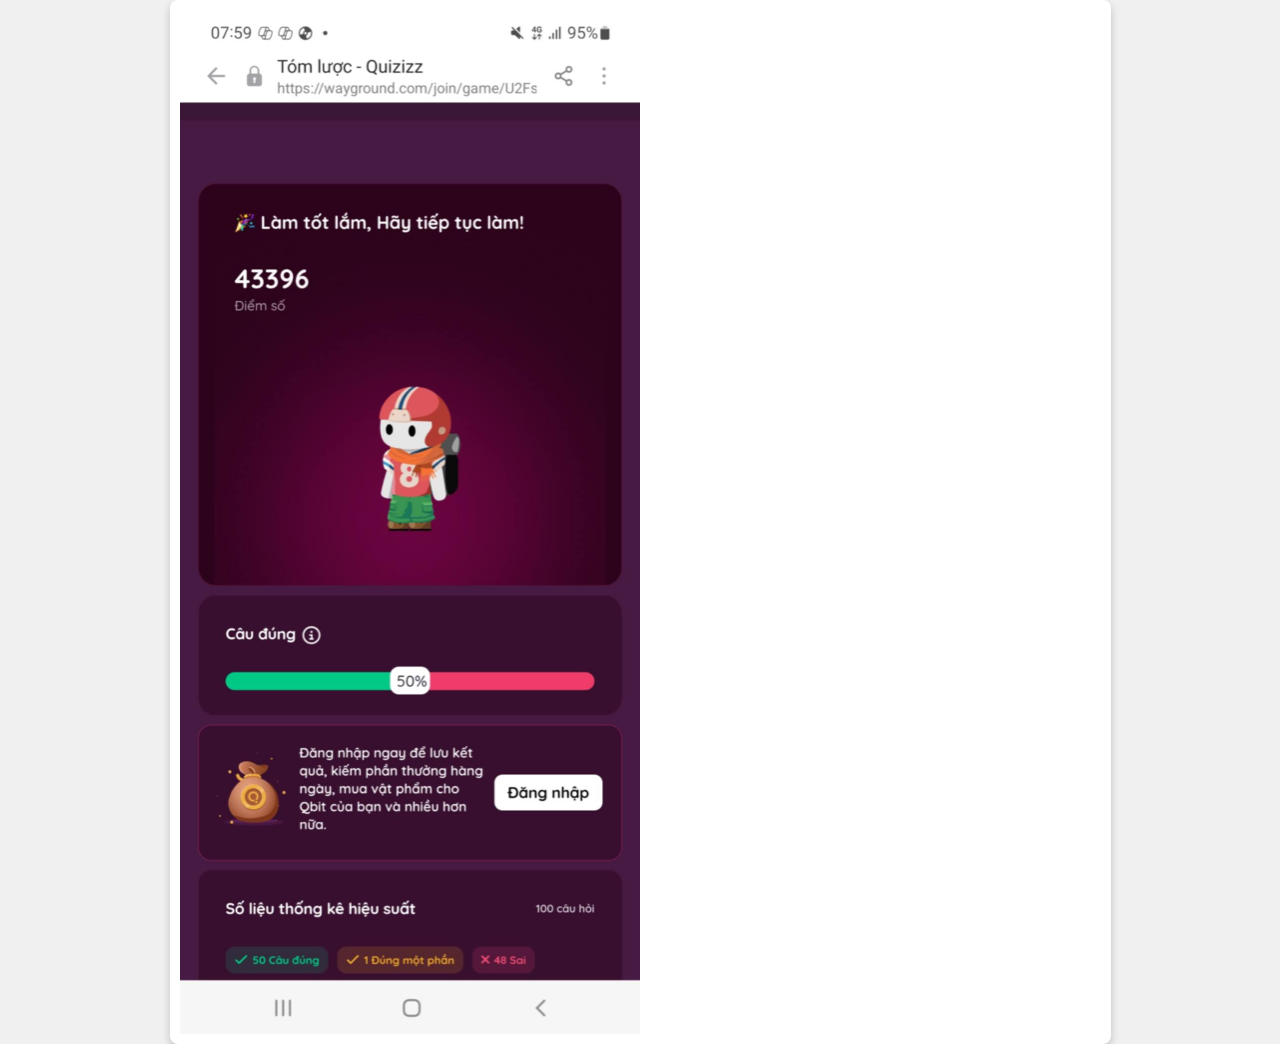
<file: bai18.html>
<!DOCTYPE html>
<html lang="vi">
<head>
    <meta charset="UTF-8">
    <meta name="viewport" content="width=device-width, initial-scale=1.0">
    <title>Bài tập 18</title>
    <style>
        body {
            display: flex;
            justify-content: center;
            align-items: center;
            min-height: 50vh;
            margin: 0;
            background-color: #f0f0f0;
        }
        .image-container {
            box-shadow: 0 4px 8px rgba(0,0,0,0.2);
            padding: 10px;
            background: white;
            border-radius: 8px;
        }
        img {
            max-width: 50%;
            height: auto;
            display: block;
        }
    </style>
</head>
<body>

    <div class="image-container">
        <img src="bai18.jpg" alt="Kết quả Bài tập 18">
    </div>

</body>
</html>
</file>
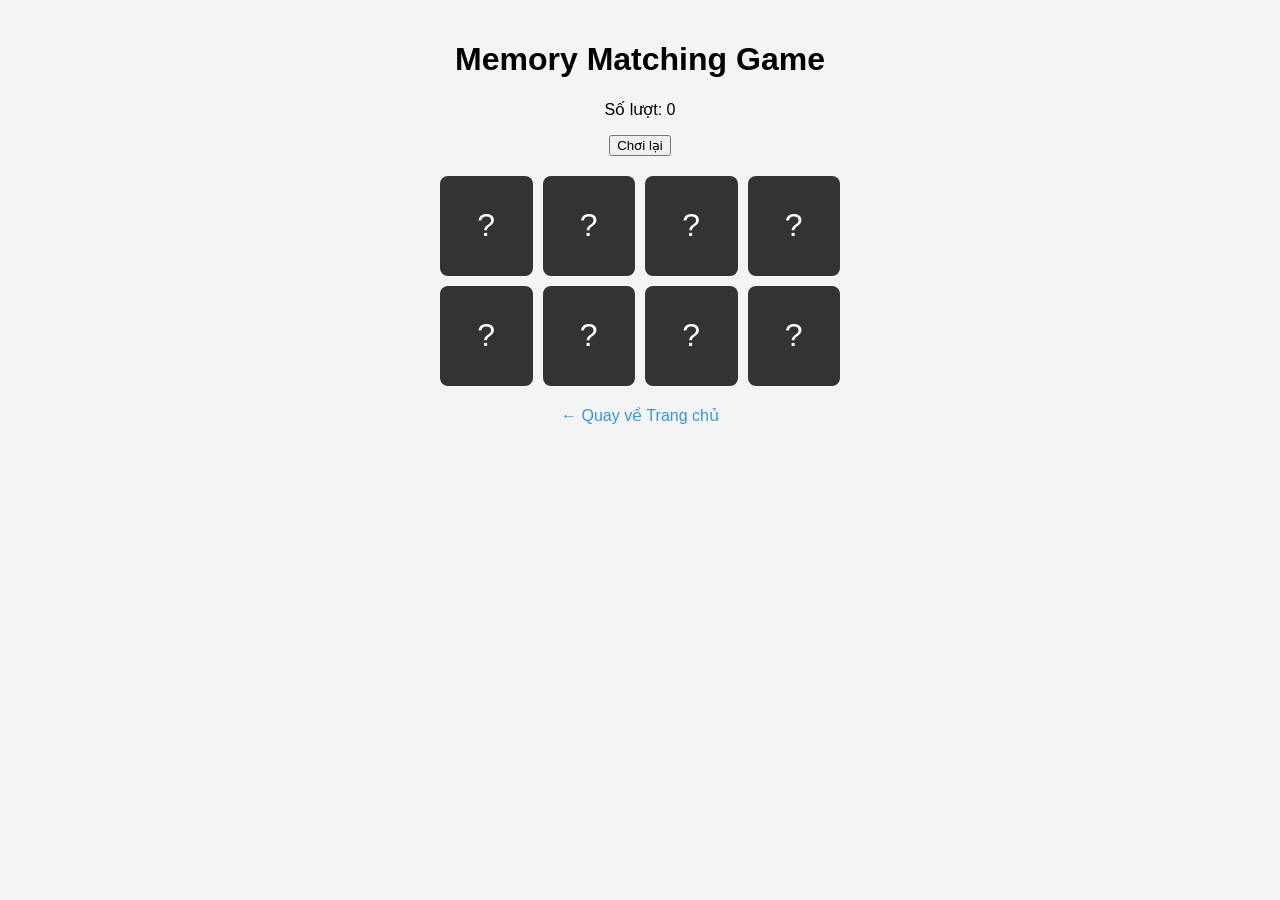
<file: bai19.html>
<!DOCTYPE html>
<html lang="vi">
<head>
  <meta charset="UTF-8">
  <meta name="viewport" content="width=device-width, initial-scale=1.0">
  <title>Bài tập 19 - Memory Game</title>
  <style>
    /* CSS từ file style.css của bạn */
    * { box-sizing: border-box; }
    body { font-family: Arial, sans-serif; text-align: center; margin: 0; background: #f4f4f4; padding: 20px; }
    .game-board { 
        display: grid; grid-template-columns: repeat(4, 1fr); 
        gap: 10px; max-width: 400px; margin: 20px auto; 
    }
    @media (max-width: 600px) { .game-board { grid-template-columns: repeat(2, 1fr); } }
    .card { width: 100%; height: 100px; perspective: 1000px; cursor: pointer; }
    .card-inner { 
        width: 100%; height: 100%; position: relative; 
        transform-style: preserve-3d; transition: transform 0.5s; 
    }
    .card.flip .card-inner { transform: rotateY(180deg); }
    .card-front, .card-back { 
        position: absolute; width: 100%; height: 100%; 
        border-radius: 8px; display: flex; justify-content: center; 
        align-items: center; backface-visibility: hidden; font-size: 2rem; 
    }
    .card-front { background: #333; color: white; }
    .card-back { background: #4CAF50; transform: rotateY(180deg); }
    .card:hover { transform: scale(1.05); }
    .back-nav { display: block; margin-top: 20px; text-decoration: none; color: #3498db; }
  </style>
</head>
<body>
  <header>
    <h1>Memory Matching Game</h1>
    <p>Số lượt: <span id="moves">0</span></p>
    <button id="reset">Chơi lại</button>
  </header>

  <main>
    <section class="game-board" id="gameBoard"></section>
  </main>

  <a href="index.html" class="back-nav">← Quay về Trang chủ</a>

  <script>
    /* JS từ file script.js của bạn */
    const symbols = ["🍎", "🍌", "🍇", "🍒"];
    let cards = [...symbols, ...symbols];
    const board = document.getElementById("gameBoard");
    const movesDisplay = document.getElementById("moves");
    const resetBtn = document.getElementById("reset");

    let firstCard = null, secondCard = null, lockBoard = false, moves = 0;

    function shuffle(array) { return array.sort(() => 0.5 - Math.random()); }

    function createBoard() {
      board.innerHTML = "";
      cards = shuffle(cards);
      cards.forEach(symbol => {
        const card = document.createElement("div");
        card.classList.add("card");
        card.innerHTML = `<div class="card-inner"><div class="card-front">?</div><div class="card-back">${symbol}</div></div>`;
        card.addEventListener("click", () => flipCard(card, symbol));
        board.appendChild(card);
      });
    }

    function flipCard(card, symbol) {
      if (lockBoard || card.classList.contains("flip")) return;
      card.classList.add("flip");
      if (!firstCard) { firstCard = { card, symbol }; return; }
      secondCard = { card, symbol };
      moves++;
      movesDisplay.textContent = moves;
      checkMatch();
    }

    function checkMatch() {
      if (firstCard.symbol === secondCard.symbol) { resetTurn(); checkWin(); } 
      else {
        lockBoard = true;
        setTimeout(() => {
          firstCard.card.classList.remove("flip");
          secondCard.card.classList.remove("flip");
          resetTurn();
        }, 800);
      }
    }

    function resetTurn() { [firstCard, secondCard] = [null, null]; lockBoard = false; }

    function checkWin() {
      const flipped = document.querySelectorAll(".card.flip");
      if (flipped.length === cards.length) {
        setTimeout(() => { alert(`🎉 Bạn thắng với ${moves} lượt!`); }, 300);
      }
    }

    resetBtn.addEventListener("click", () => {
      moves = 0; movesDisplay.textContent = 0;
      firstCard = null; secondCard = null;
      createBoard();
    });

    createBoard();
  </script>
</body>
</html>
</file>
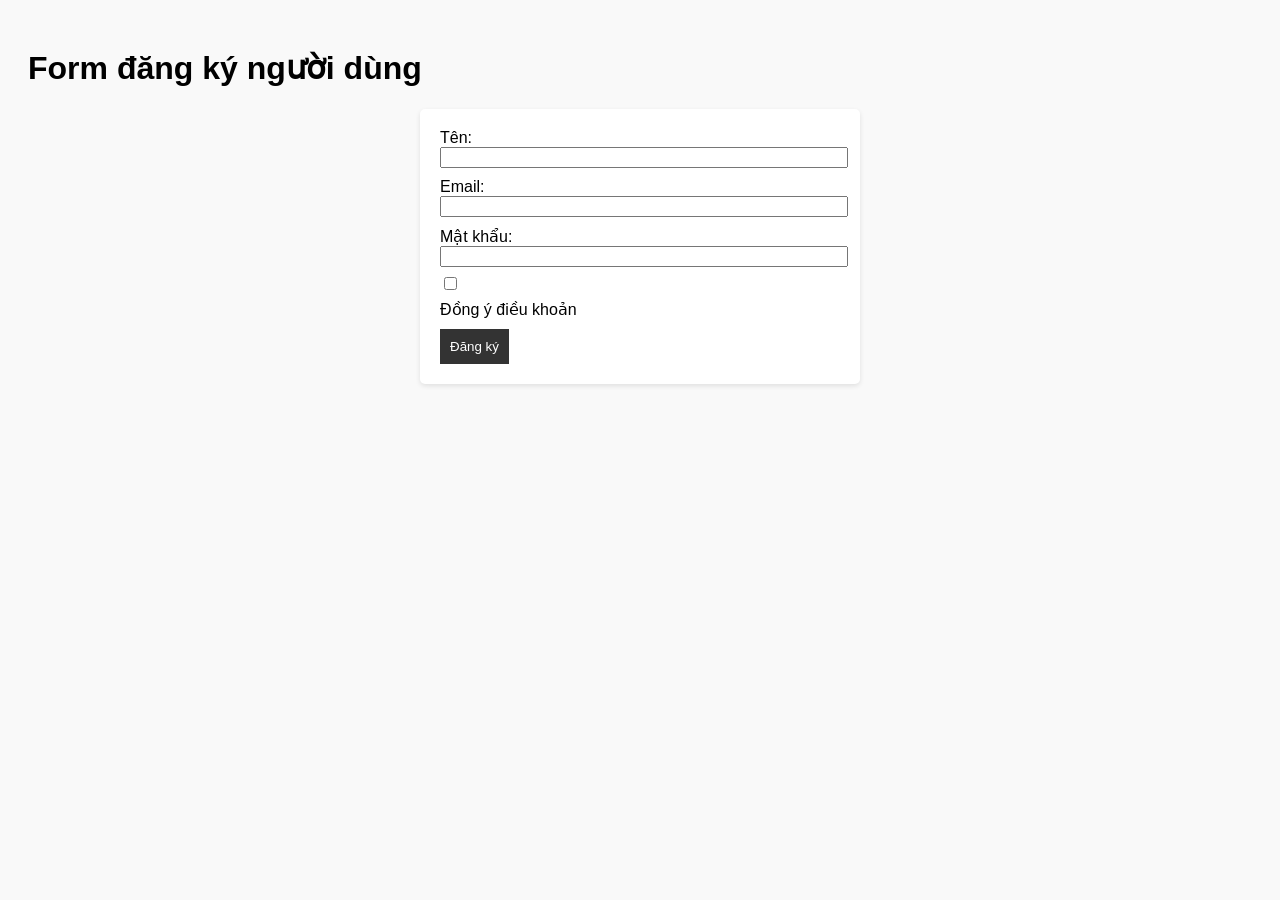
<file: baitap02.html>
<!DOCTYPE html>
<html lang="vi">
<head>
<meta charset="UTF-8">
<meta name="viewport" content="width=device-width, initial-scale=1.0">
<title>Form đăng ký</title>
<style>
body { font-family: Arial; padding: 20px; background: #f9f9f9;}
form { max-width: 400px; margin: auto; background: #fff; padding: 20px; border-radius: 5px; box-shadow:0 2px 5px rgba(0,0,0,0.1);}
input, label { display: block; width: 100%; margin-bottom: 10px;}
input[type="checkbox"] { width: auto; }
button { padding: 10px; background: #333; color: #fff; border: none; cursor: pointer;}
button:hover { background: #555; }
.error { color: red; }
.success { color: green; }
</style>
</head>
<body>
<h1>Form đăng ký người dùng</h1>

<form id="registerForm">
  <label>Tên:
    <input type="text" id="name" required>
  </label>
  <label>Email:
    <input type="email" id="email" required>
  </label>
  <label>Mật khẩu:
    <input type="password" id="password" required>
  </label>
  <label>
    <input type="checkbox" id="agree"> Đồng ý điều khoản
  </label>
  <button type="submit">Đăng ký</button>
  <div id="message"></div>
</form>

<script>
// Validate email
function isEmailValid(email){
  return /^[^\s@]+@[^\s@]+\.[^\s@]+$/.test(email);
}
// Validate password
function isPasswordValid(pw){
  return /^(?=.*[a-z])(?=.*[A-Z])(?=.*\d).{8,}$/.test(pw);
}

document.getElementById('registerForm').addEventListener('submit', e=>{
  e.preventDefault();
  const name = document.getElementById('name').value.trim();
  const email = document.getElementById('email').value.trim();
  const password = document.getElementById('password').value;
  const agree = document.getElementById('agree').checked;
  const msg = document.getElementById('message');
  
  if(!isEmailValid(email)){
    msg.textContent = 'Email không hợp lệ';
    msg.className = 'error';
    return;
  }
  if(!isPasswordValid(password)){
    msg.textContent = 'Mật khẩu phải ít nhất 8 ký tự, có chữ hoa, thường và số';
    msg.className = 'error';
    return;
  }
  if(!agree){
    msg.textContent = 'Bạn phải đồng ý điều khoản';
    msg.className = 'error';
    return;
  }
  // Lưu vào LocalStorage (an toàn cho dữ liệu cục bộ)
  const user = {name,email,password};
  localStorage.setItem('user', JSON.stringify(user));
  msg.textContent = 'Đăng ký thành công!';
  msg.className = 'success';
  e.target.reset();
});
</script>
</body>
</html>
</file>
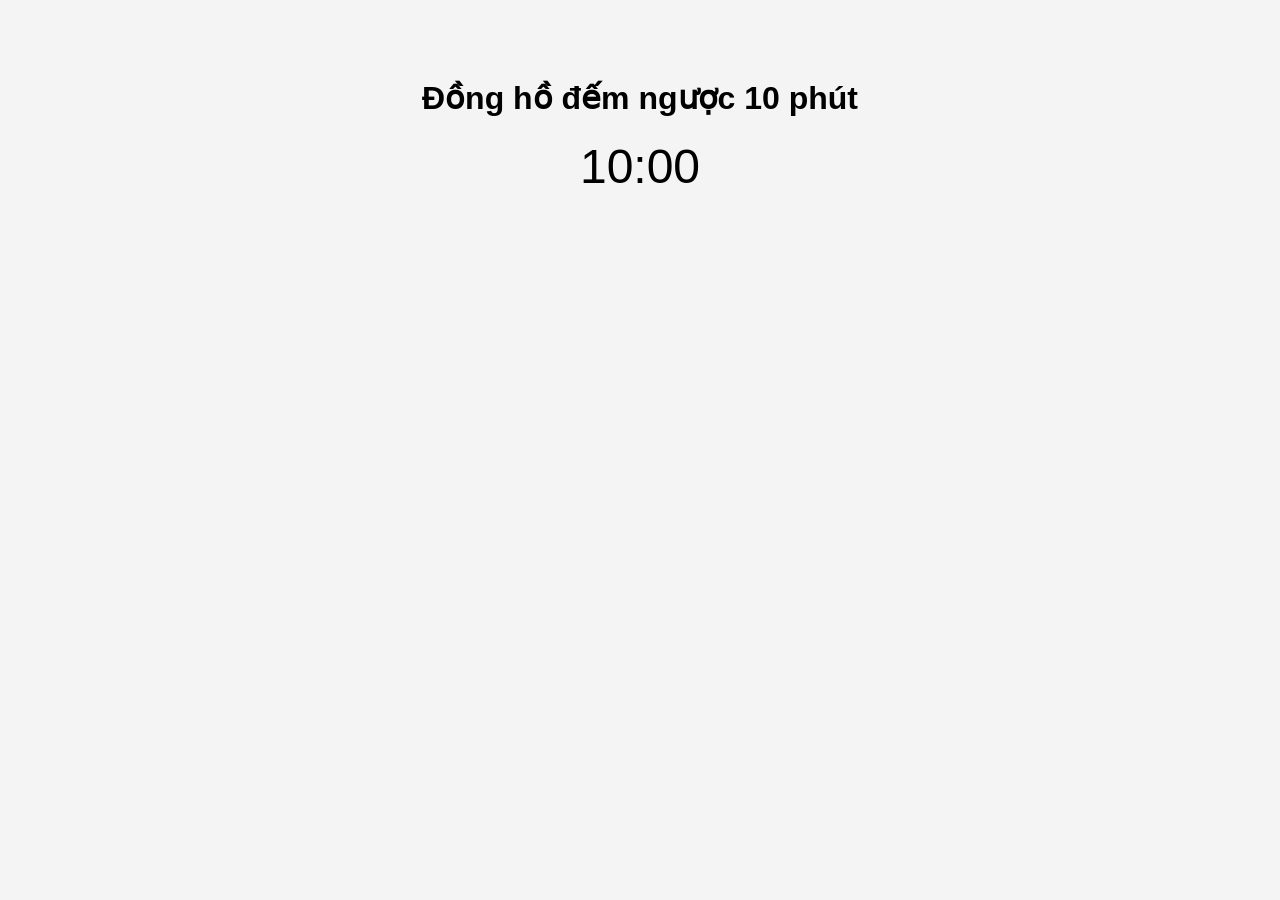
<file: baitap03.html>
<!DOCTYPE html>
<html lang="vi">
<head>
<meta charset="UTF-8">
<meta name="viewport" content="width=device-width, initial-scale=1.0">
<title>Countdown Timer</title>
<style>
body { font-family: Arial; text-align: center; padding: 50px; background: #f4f4f4;}
#timer { font-size: 3em; margin: 20px 0; }
.urgent { color: red; animation: blink 1s infinite; }
@keyframes blink { 0%,50%,100% {opacity:1;} 25%,75% {opacity:0;} }
</style>
</head>
<body>
<h1>Đồng hồ đếm ngược 10 phút</h1>
<div id="timer"></div>

<script>
let time = 10 * 60; // 10 phút
const timerEl = document.getElementById('timer');

function updateTimer(){
  const m = Math.floor(time/60);
  const s = time%60;
  timerEl.textContent = `${String(m).padStart(2,'0')}:${String(s).padStart(2,'0')}`;
  if(time <= 60){
    timerEl.classList.add('urgent'); // animation khi <1 phút
  }
  if(time <= 0){
    clearInterval(interval);
    alert('Hết thời gian!');
  }
  time--;
}

const interval = setInterval(updateTimer, 1000);
updateTimer(); // hiển thị ban đầu
</script>
</body>
</html>
</file>
